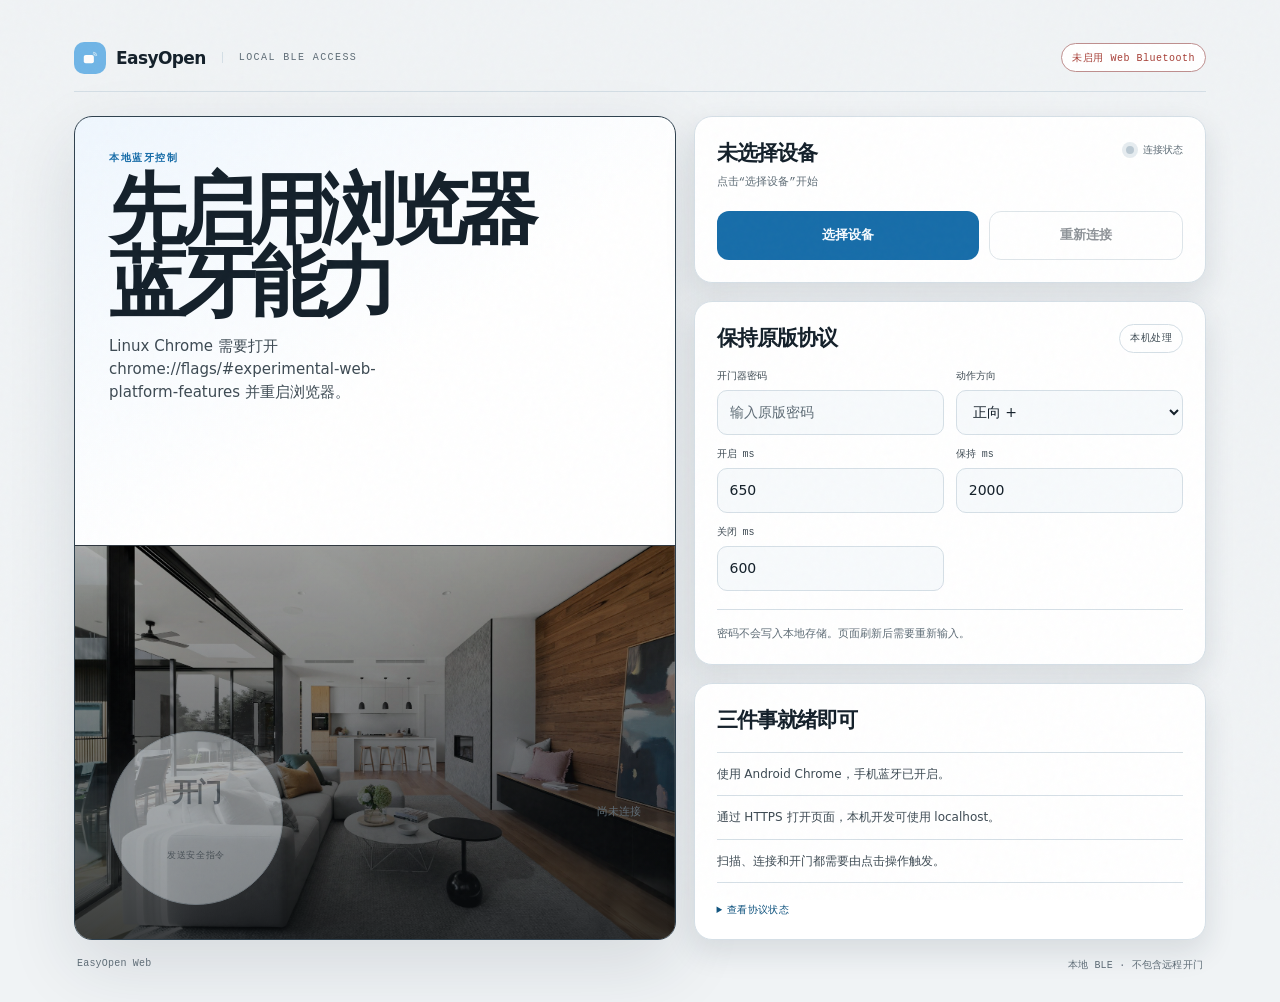
<file: web/index.html>
<!doctype html>
<html lang="zh-CN">
<head>
  <meta charset="utf-8" />
  <meta name="viewport" content="width=device-width, initial-scale=1, viewport-fit=cover" />
  <meta name="theme-color" content="#0c0f12" />
  <meta name="mobile-web-app-capable" content="yes" />
  <meta name="apple-mobile-web-app-capable" content="yes" />
  <meta name="description" content="EasyOpen 本地 BLE 开门器控制" />
  <title>EasyOpen | 本地蓝牙控制</title>
  <link rel="manifest" href="./manifest.webmanifest" />
  <link rel="icon" type="image/svg+xml" href="./icons/easyopen-app-icon.svg" />
  <link rel="alternate icon" type="image/png" href="./icons/icon-192.png" />
  <link rel="stylesheet" href="./styles.css" />
</head>
<body>
  <div class="page-noise" aria-hidden="true"></div>
  <main class="page-shell">
    <header class="topbar">
      <div class="brand-block">
        <a class="brand-lockup" href="./index.html" aria-label="EasyOpen 首页">
          <img src="./icons/easyopen-app-icon.svg" alt="" width="32" height="32" />
          <span>EasyOpen</span>
        </a>
        <span class="brand-meta">LOCAL BLE ACCESS</span>
      </div>
      <span id="secure-badge" class="status-pill">检查环境…</span>
    </header>

    <section class="content-grid" aria-label="EasyOpen 本地控制">
      <section class="hero-card" id="control-panel">
        <div class="hero-copy">
          <p class="eyebrow">本地蓝牙控制</p>
          <h1 id="hero-title">准备开启</h1>
          <p id="hero-subtitle">选择已配对的设备，浏览器会在本地发送一次性指令。</p>
        </div>

        <div class="hero-media">
          <img src="./assets/hero-door.jpg" alt="现代住宅中的黑色玻璃门与室内空间" width="1600" height="1088" />
        </div>

        <div class="hero-control">
          <button id="unlock-button" class="unlock-button" disabled>
            <span id="unlock-label">开门</span>
            <span class="unlock-subtitle">发送安全指令</span>
          </button>
          <p id="state-text" class="state-text">尚未连接</p>
        </div>
      </section>

      <div class="side-column">
        <section class="card device-card">
          <div class="card-heading">
            <div>
              <h2 id="device-name">未选择设备</h2>
              <p id="device-id" class="muted">点击“选择设备”开始</p>
            </div>
            <div class="connection-status">
              <span id="connection-dot" class="connection-dot" aria-hidden="true"></span>
              <span>连接状态</span>
            </div>
          </div>
          <div class="button-row">
            <button id="select-button" class="primary-button">选择设备</button>
            <button id="reconnect-button" class="secondary-button" disabled>重新连接</button>
          </div>
        </section>

        <section class="card settings-card">
          <div class="card-heading compact">
            <div>
              <h2>保持原版协议</h2>
            </div>
            <span class="local-only">本机处理</span>
          </div>
          <div class="field-grid">
            <label>开门器密码<input id="password" type="password" autocomplete="off" placeholder="输入原版密码" /></label>
            <label>动作方向<select id="attribute"><option value="0">正向 +</option><option value="1">反向 -</option></select></label>
            <label>开启 ms<input id="open-time" inputmode="numeric" value="650" /></label>
            <label>保持 ms<input id="wait-time" inputmode="numeric" value="2000" /></label>
            <label>关闭 ms<input id="close-time" inputmode="numeric" value="600" /></label>
          </div>
          <p class="hint">密码不会写入本地存储。页面刷新后需要重新输入。</p>
        </section>

        <section class="card compatibility-card">
          <div class="card-heading compact">
            <div>
              <h2>三件事就绪即可</h2>
            </div>
          </div>
          <ul>
            <li>使用 Android Chrome，手机蓝牙已开启。</li>
            <li>通过 HTTPS 打开页面，本机开发可使用 localhost。</li>
            <li>扫描、连接和开门都需要由点击操作触发。</li>
          </ul>
          <details>
            <summary>查看协议状态</summary>
            <pre id="diagnostic-output">等待连接…</pre>
          </details>
        </section>
      </div>
    </section>

    <footer class="page-footer">
      <span>EasyOpen Web</span>
      <span>本地 BLE · 不包含远程开门</span>
    </footer>
  </main>

  <div id="toast" class="toast" role="status" aria-live="polite"></div>
  <script defer src="./app.js"></script>
</body>
</html>
</file>
<file: web/styles.css>
:root {
  color-scheme: dark;
  --background: #0c0f12;
  --background-raised: #11161b;
  --surface: #151b21;
  --surface-strong: #1a222a;
  --surface-soft: #202932;
  --text: #edf2f5;
  --muted: #96a2ad;
  --muted-strong: #b7c1c9;
  --outline: #2b3640;
  --outline-strong: #3a4855;
  --accent: #78b8f6;
  --accent-strong: #a5d1ff;
  --accent-ink: #07111b;
  --danger: #ff9b91;
  --success: #8dd9b0;
  --shadow: rgba(0, 0, 0, .28);
  --radius: 18px;
  --display: "Avenir Next", "Segoe UI", system-ui, sans-serif;
  --mono: "SFMono-Regular", Consolas, "Liberation Mono", monospace;
  font-family: var(--display);
}

@media (prefers-color-scheme: light) {
  :root {
    color-scheme: light;
    --background: #f0f3f5;
    --background-raised: #f7f9fa;
    --surface: #ffffff;
    --surface-strong: #f7fafc;
    --surface-soft: #e9eff3;
    --text: #14202a;
    --muted: #5e6c76;
    --muted-strong: #3d4a53;
    --outline: #d5dfe6;
    --outline-strong: #bbc9d3;
    --accent: #176da9;
    --accent-strong: #11547f;
    --accent-ink: #f7fbff;
    --danger: #a63d35;
    --success: #20774e;
    --shadow: rgba(21, 42, 56, .12);
  }
}

* { box-sizing: border-box; }
html { min-width: 320px; background: var(--background); }
body { min-width: 320px; margin: 0; background: var(--background); color: var(--text); }
body, button, input, select { font-family: var(--display); }
button, input, select { font-size: inherit; }
button { border: 0; cursor: pointer; }
button:disabled { cursor: not-allowed; opacity: .48; }
button:focus-visible, input:focus-visible, select:focus-visible, summary:focus-visible, a:focus-visible { outline: 2px solid var(--accent); outline-offset: 4px; }

.page-noise { position: fixed; inset: 0; z-index: 10; pointer-events: none; opacity: .035; background-image: url("data:image/svg+xml,%3Csvg viewBox='0 0 180 180' xmlns='http://www.w3.org/2000/svg'%3E%3Cfilter id='n'%3E%3CfeTurbulence type='fractalNoise' baseFrequency='.85' numOctaves='3' stitchTiles='stitch'/%3E%3C/filter%3E%3Crect width='100%25' height='100%25' filter='url(%23n)' opacity='.7'/%3E%3C/svg%3E"); }
.page-shell { position: relative; z-index: 1; width: min(1180px, 100%); margin: 0 auto; padding: max(24px, env(safe-area-inset-top)) 24px calc(30px + env(safe-area-inset-bottom)); }
.topbar { display: flex; align-items: center; justify-content: space-between; gap: 20px; min-height: 68px; border-bottom: 1px solid var(--outline); }
.brand-block { display: flex; align-items: center; gap: 16px; min-width: 0; }
.brand-lockup { display: inline-flex; align-items: center; gap: 10px; color: var(--text); font-size: 17px; font-weight: 780; letter-spacing: -.035em; text-decoration: none; }
.brand-lockup img { display: block; width: 32px; height: 32px; border-radius: 10px; }
.brand-meta { padding-left: 16px; border-left: 1px solid var(--outline); color: var(--muted); font-family: var(--mono); font-size: 10px; letter-spacing: .14em; }
.status-pill, .local-only { display: inline-flex; align-items: center; min-height: 29px; padding: 5px 10px; border: 1px solid var(--outline); border-radius: 999px; background: var(--surface); color: var(--muted-strong); font-family: var(--mono); font-size: 10px; letter-spacing: .05em; white-space: nowrap; }
.status-pill[data-status="ok"] { border-color: color-mix(in srgb, var(--success) 45%, var(--outline)); color: var(--success) !important; }
.status-pill[data-status="error"] { border-color: color-mix(in srgb, var(--danger) 50%, var(--outline)); color: var(--danger) !important; }

.content-grid { display: grid; grid-template-columns: minmax(0, 1.08fr) minmax(380px, .92fr); gap: 18px; padding-top: 24px; }
.hero-card { position: relative; display: grid; min-height: 688px; overflow: hidden; padding: 34px; border: 1px solid #2f414e; border-radius: var(--radius); background: var(--surface); box-shadow: 0 26px 70px var(--shadow); }
.hero-card::before { content: ""; position: absolute; inset: 0; pointer-events: none; background: linear-gradient(145deg, rgba(120, 184, 246, .12), transparent 38%); }
.hero-copy, .hero-control { position: relative; z-index: 1; }
.hero-copy { align-self: start; max-width: 460px; }
.eyebrow, .section-label { margin: 0 0 9px; color: var(--accent); font-family: var(--mono); font-size: 10px; font-weight: 700; letter-spacing: .16em; text-transform: uppercase; }
h1, h2, p { margin-top: 0; }
h1 { max-width: 12ch; margin-bottom: 15px; font-size: clamp(46px, 6vw, 78px); font-weight: 720; letter-spacing: -.085em; line-height: .95; }
h2 { margin-bottom: 0; font-size: 21px; font-weight: 700; letter-spacing: -.045em; }
.hero-copy p:not(.eyebrow) { max-width: 30ch; margin-bottom: 0; color: var(--muted-strong); font-size: 15px; line-height: 1.55; }
.hero-media { position: absolute; right: 0; bottom: 0; left: 0; height: 48%; overflow: hidden; border-top: 1px solid rgba(255, 255, 255, .1); background: #18212a; }
.hero-media::after { content: ""; position: absolute; inset: 0; background: linear-gradient(180deg, rgba(12, 15, 18, .08), rgba(12, 15, 18, .72)); }
.hero-media img { display: block; width: 100%; height: 100%; object-fit: cover; object-position: center 58%; filter: saturate(.75) contrast(1.05) brightness(.72); }
.hero-control { align-self: end; display: flex; align-items: flex-end; justify-content: space-between; gap: 20px; }
.unlock-button { display: grid; place-items: center; width: 174px; min-height: 174px; padding: 24px; border: 1px solid rgba(165, 209, 255, .42); border-radius: 50%; background: var(--accent); color: var(--accent-ink); box-shadow: 0 16px 36px rgba(43, 112, 177, .23), inset 0 1px 0 rgba(255, 255, 255, .55); transition: transform .22s cubic-bezier(.16, 1, .3, 1), box-shadow .22s ease, background .22s ease; }
.unlock-button:not(:disabled):hover { transform: translateY(-4px); box-shadow: 0 23px 46px rgba(43, 112, 177, .33), inset 0 1px 0 rgba(255, 255, 255, .6); }
.unlock-button:not(:disabled):active { transform: translateY(-1px) scale(.98); }
.unlock-button:disabled { background: var(--surface-soft); border-color: var(--outline-strong); color: var(--muted); box-shadow: none; }
#unlock-label { display: block; font-size: 26px; font-weight: 800; letter-spacing: -.06em; }
.unlock-subtitle { display: block; margin-top: 3px; font-family: var(--mono); font-size: 9px; letter-spacing: .08em; text-transform: uppercase; }
.state-text { align-self: center; max-width: 180px; margin: 0 0 10px; color: var(--muted); font-family: var(--mono); font-size: 11px; line-height: 1.45; }

.side-column { display: grid; align-content: start; gap: 18px; }
.card { padding: 22px; border: 1px solid var(--outline); border-radius: var(--radius); background: var(--surface); box-shadow: 0 12px 30px var(--shadow); }
.card-heading { display: flex; align-items: flex-start; justify-content: space-between; gap: 18px; margin-bottom: 20px; }
.card-heading.compact { margin-bottom: 18px; }
.muted, .hint { color: var(--muted); }
.muted { max-width: 34ch; margin: 7px 0 0; font-family: var(--mono); font-size: 11px; line-height: 1.5; overflow-wrap: anywhere; }
.connection-status { display: inline-flex; align-items: center; gap: 9px; padding-top: 4px; color: var(--muted); font-family: var(--mono); font-size: 10px; white-space: nowrap; }
.connection-dot { width: 8px; height: 8px; flex: 0 0 auto; border-radius: 50%; background: var(--outline-strong); box-shadow: 0 0 0 4px color-mix(in srgb, var(--outline) 60%, transparent); }
.connection-dot.connected { background: var(--success); box-shadow: 0 0 0 4px color-mix(in srgb, var(--success) 18%, transparent); }
.button-row { display: grid; grid-template-columns: minmax(0, 1.15fr) minmax(0, .85fr); gap: 10px; }
.primary-button, .secondary-button { min-height: 49px; padding: 0 16px; border-radius: 12px; font-size: 13px; font-weight: 750; transition: transform .18s ease, background .18s ease, border-color .18s ease; }
.primary-button { background: var(--accent); color: var(--accent-ink); }
.primary-button:not(:disabled):hover { background: var(--accent-strong); transform: translateY(-2px); }
.primary-button:not(:disabled):active, .secondary-button:not(:disabled):active { transform: translateY(1px) scale(.985); }
.secondary-button { border: 1px solid var(--outline-strong); background: transparent; color: var(--text); }
.secondary-button:not(:disabled):hover { border-color: var(--accent); color: var(--accent-strong); background: color-mix(in srgb, var(--accent) 10%, transparent); transform: translateY(-2px); }

.field-grid { display: grid; grid-template-columns: repeat(2, minmax(0, 1fr)); gap: 14px 12px; }
label { display: grid; gap: 7px; color: var(--muted-strong); font-family: var(--mono); font-size: 10px; line-height: 1.2; }
input, select { width: 100%; min-height: 45px; padding: 0 12px; border: 1px solid var(--outline); border-radius: 10px; outline: none; background: var(--surface-strong); color: var(--text); font-family: var(--display); font-size: 14px; transition: border-color .18s ease, box-shadow .18s ease, background .18s ease; }
input::placeholder { color: var(--muted); }
input:hover, select:hover { border-color: var(--outline-strong); }
input:focus, select:focus { border-color: var(--accent); background: var(--surface); box-shadow: 0 0 0 3px color-mix(in srgb, var(--accent) 18%, transparent); }
.hint { margin: 18px 0 0; padding-top: 15px; border-top: 1px solid var(--outline); font-size: 11px; line-height: 1.55; }
.compatibility-card ul { display: grid; gap: 0; margin: 0 0 18px; padding: 0; list-style: none; }
.compatibility-card li { padding: 12px 0; border-top: 1px solid var(--outline); color: var(--muted-strong); font-size: 12px; line-height: 1.55; }
.compatibility-card li:last-child { border-bottom: 1px solid var(--outline); }
details { padding-top: 2px; }
summary { color: var(--accent-strong); cursor: pointer; font-family: var(--mono); font-size: 10px; letter-spacing: .03em; }
pre { max-height: 220px; overflow: auto; margin: 12px 0 0; padding: 13px; border: 1px solid var(--outline); border-radius: 11px; background: var(--background-raised); color: var(--muted-strong); font-family: var(--mono); font-size: 10px; line-height: 1.55; white-space: pre-wrap; overflow-wrap: anywhere; }
.page-footer { display: flex; justify-content: space-between; gap: 16px; padding: 18px 3px 0; color: var(--muted); font-family: var(--mono); font-size: 10px; letter-spacing: .02em; }
.toast { position: fixed; right: 22px; bottom: calc(22px + env(safe-area-inset-bottom)); z-index: 20; max-width: min(420px, calc(100vw - 44px)); padding: 13px 15px; border: 1px solid var(--outline-strong); border-radius: 12px; background: var(--surface-strong); color: var(--text); box-shadow: 0 18px 40px var(--shadow); font-size: 12px; line-height: 1.45; opacity: 0; pointer-events: none; transform: translateY(10px); transition: opacity .2s ease, transform .2s ease; }
.toast.show { opacity: 1; transform: translateY(0); }
.toast.error { border-color: color-mix(in srgb, var(--danger) 55%, var(--outline)); color: var(--danger); }

@media (prefers-reduced-motion: no-preference) {
  .topbar, .hero-card, .device-card, .settings-card, .compatibility-card, .page-footer { animation: rise-in .55s cubic-bezier(.16, 1, .3, 1) both; }
  .hero-card { animation-delay: .04s; }
  .device-card { animation-delay: .1s; }
  .settings-card { animation-delay: .16s; }
  .compatibility-card { animation-delay: .22s; }
  .page-footer { animation-delay: .28s; }
  .hero-media img { transition: transform .8s cubic-bezier(.16, 1, .3, 1), filter .3s ease; }
  .hero-card:hover .hero-media img { transform: scale(1.035); filter: saturate(.9) contrast(1.05) brightness(.8); }
  .connection-dot.connected { animation: status-pulse 2.4s ease-in-out infinite; }
}
@keyframes rise-in { from { opacity: 0; transform: translateY(14px); } to { opacity: 1; transform: translateY(0); } }
@keyframes status-pulse { 0%, 100% { box-shadow: 0 0 0 4px color-mix(in srgb, var(--success) 18%, transparent); } 50% { box-shadow: 0 0 0 7px color-mix(in srgb, var(--success) 4%, transparent); } }

@media (max-width: 900px) {
  .content-grid { grid-template-columns: 1fr; }
  .hero-card { min-height: 620px; }
  .side-column { grid-template-columns: repeat(2, minmax(0, 1fr)); align-items: start; }
  .compatibility-card { grid-column: 1 / -1; }
}
@media (max-width: 680px) {
  .page-shell { padding-right: 16px; padding-left: 16px; }
  .topbar { align-items: flex-start; min-height: 62px; padding: 6px 0 16px; }
  .brand-block { align-items: flex-start; gap: 10px; }
  .brand-meta { display: none; }
  .status-pill { max-width: 132px; overflow: hidden; text-overflow: ellipsis; }
  .content-grid { gap: 14px; padding-top: 14px; }
  .hero-card { min-height: 590px; padding: 24px; }
  h1 { font-size: clamp(46px, 15vw, 66px); }
  .hero-media { height: 45%; }
  .hero-control { align-items: flex-end; }
  .unlock-button { width: 144px; min-height: 144px; }
  .side-column { display: grid; grid-template-columns: 1fr; gap: 14px; }
  .compatibility-card { grid-column: auto; }
  .card { padding: 18px; }
}
@media (max-width: 420px) {
  .hero-card { min-height: 560px; padding: 20px; }
  .hero-control { display: grid; grid-template-columns: 1fr auto; gap: 12px; }
  .unlock-button { width: 132px; min-height: 132px; }
  .state-text { max-width: none; margin-bottom: 8px; }
  .button-row { grid-template-columns: 1fr; }
  .field-grid { grid-template-columns: 1fr; }
  .page-footer { display: grid; gap: 5px; }
}
</file>
